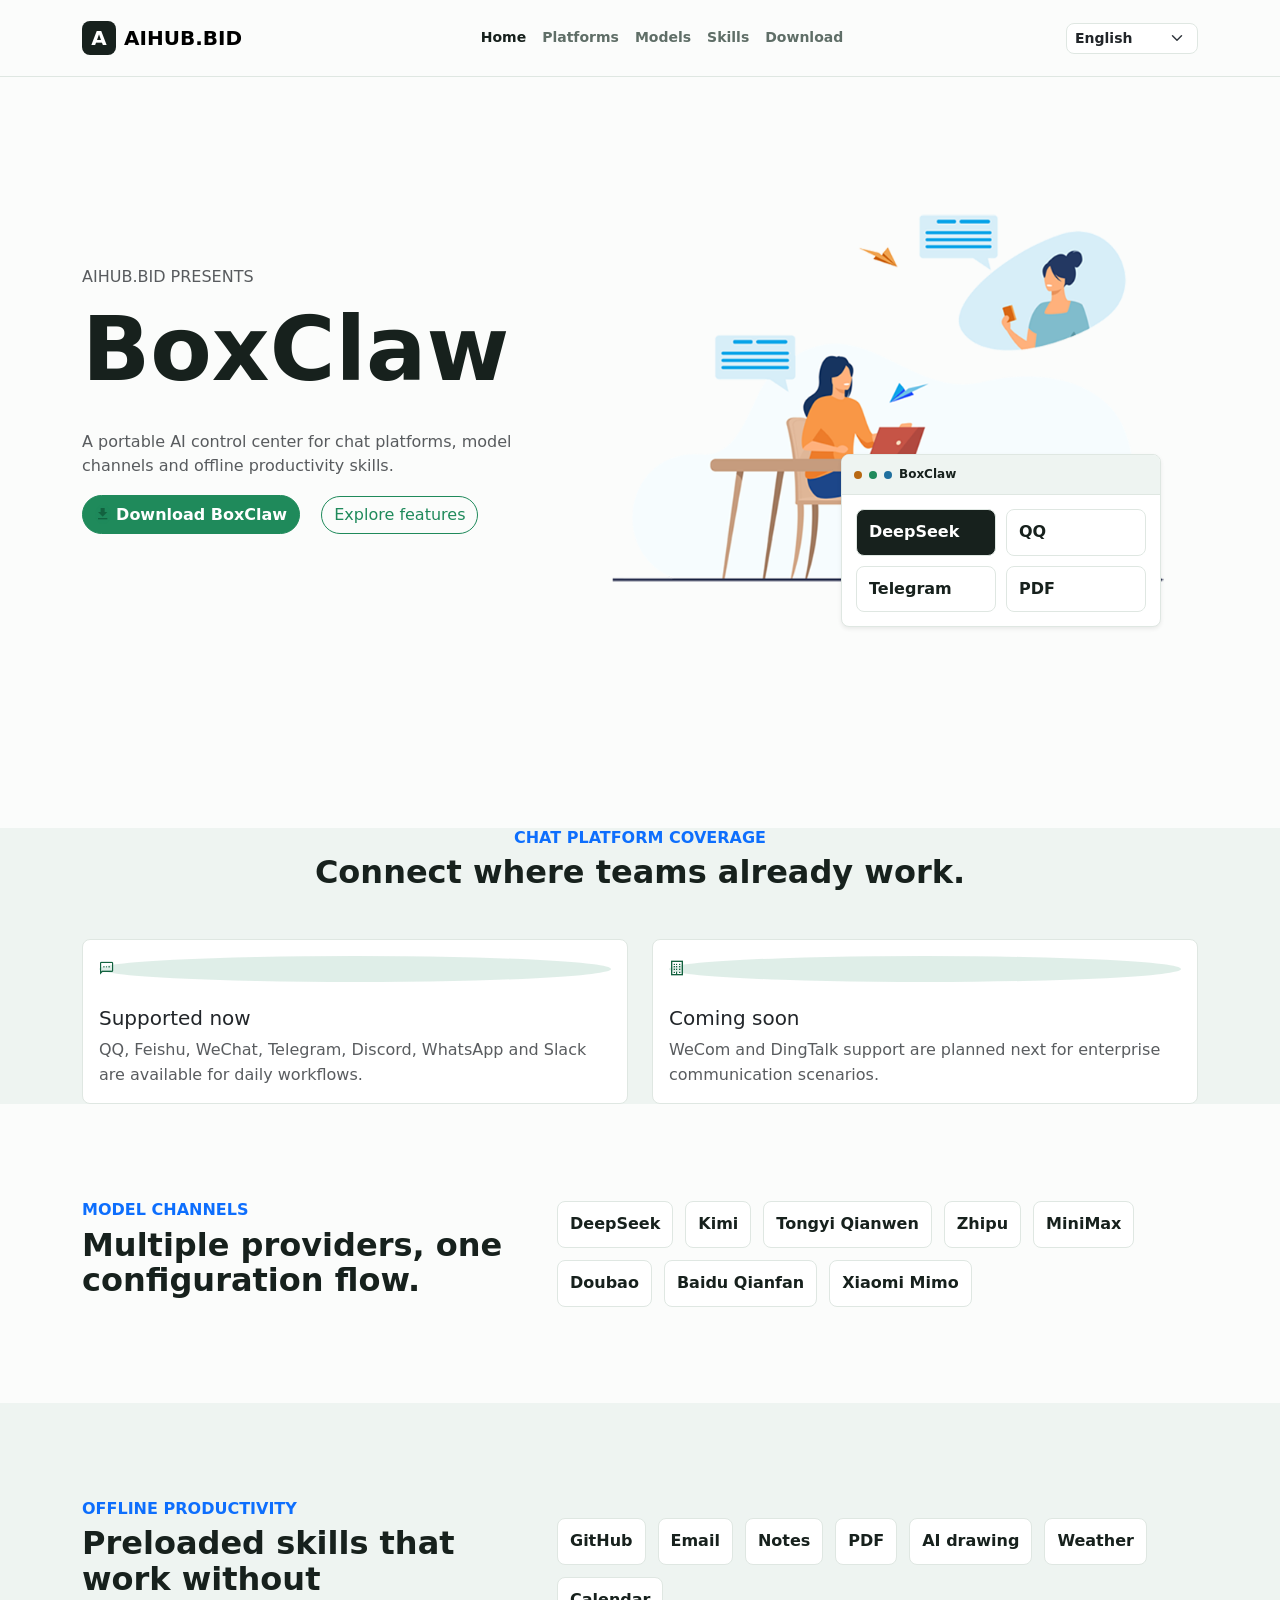
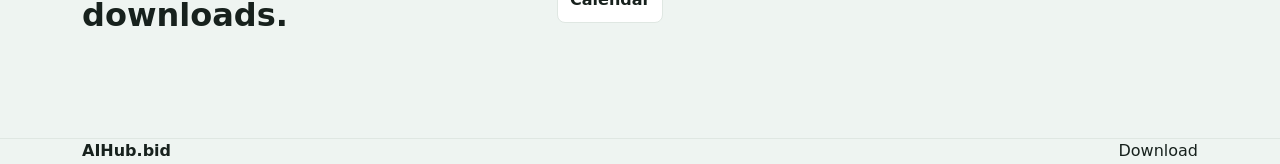
<file: index.html>
<!doctype html>
<html lang="en">
<head>
  <meta charset="utf-8">
  <meta name="viewport" content="width=device-width, initial-scale=1">
  <meta http-equiv="Content-Security-Policy" content="default-src 'self'; connect-src 'self'; img-src 'self' data:; style-src 'self'; script-src 'self' 'unsafe-inline' https://static.cloudflareinsights.com; object-src 'none'; base-uri 'self'; form-action 'none'; upgrade-insecure-requests">
  <meta name="description" content="AIHub.bid BoxClaw is a portable AI control center for chat platforms, model channels and offline productivity skills.">
  <title>AIHub.bid - BoxClaw</title>
  <link rel="shortcut icon" href="images/favicon.ico">
  <link rel="stylesheet" href="css/bootstrap.min.css" type="text/css">
  <link rel="stylesheet" href="css/materialdesignicons.min.css" type="text/css">
  <link rel="stylesheet" href="css/aihub.css" type="text/css">
</head>
<body data-page="home">
  <nav class="navbar navbar-expand-lg fixed-top navbar-white navbar-custom sticky" id="navbar">
    <div class="container">
      <a class="navbar-brand text-uppercase fw-bold d-flex align-items-center gap-2" href="index.html" aria-label="AIHub.bid">
        <span class="brand-mark" aria-hidden="true">A</span>
        <span>AIHub.bid</span>
      </a>
      <button class="navbar-toggler" type="button" data-bs-toggle="collapse" data-bs-target="#navbarCollapse"
        aria-controls="navbarCollapse" aria-expanded="false" aria-label="Toggle navigation">
        <span class="mdi mdi-menu"></span>
      </button>
      <div class="collapse navbar-collapse" id="navbarCollapse">
        <ul class="navbar-nav mx-auto" id="navbar-navlist">
          <li class="nav-item"><a class="nav-link active" href="#home" data-i18n="nav.home">Home</a></li>
          <li class="nav-item"><a class="nav-link" href="#platforms" data-i18n="nav.platforms">Platforms</a></li>
          <li class="nav-item"><a class="nav-link" href="#models" data-i18n="nav.models">Models</a></li>
          <li class="nav-item"><a class="nav-link" href="#skills" data-i18n="nav.skills">Skills</a></li>
          <li class="nav-item"><a class="nav-link" href="download.html" data-i18n="nav.download">Download</a></li>
        </ul>
        <div class="d-flex align-items-center gap-3">
          <select id="language-select" class="form-select form-select-sm language-select" aria-label="Language">
            <option value="en">English</option>
            <option value="zh-CN">简体中文</option>
            <option value="ja">日本語</option>
            <option value="ko">한국어</option>
            <option value="hi-IN">हिन्दी</option>
          </select>
        </div>
      </div>
    </div>
  </nav>

  <main>
    <section class="section home aihub-hero" id="home">
      <div class="container">
        <div class="row align-items-center gx-4 gy-5">
          <div class="col-lg-5">
            <div class="home-heading">
              <h6 class="text-uppercase text-muted" data-i18n="home.eyebrow">AIHub.bid presents</h6>
              <h1 class="lh-sm" data-i18n="home.title">BoxClaw</h1>
              <p class="text-muted fs-18 mt-4" data-i18n="home.lede">A portable AI control center for chat platforms, model channels and offline productivity skills.</p>
            </div>
            <div class="home-btn d-grid d-sm-block gap-3">
              <a class="btn btn-primary rounded-pill me-sm-3" href="download.html">
                <span class="avatar-xs"><span class="avatar-title rounded-circle btn-icon"><i class="mdi mdi-download"></i></span></span>
                <strong data-i18n="home.download">Download BoxClaw</strong>
              </a>
              <a class="btn btn-outline-primary rounded-pill" href="#platforms" data-i18n="home.explore">Explore features</a>
            </div>
          </div>
          <div class="col-lg-7">
            <div class="scaffold-visual ms-lg-4">
              <img class="img-fluid scaffold-hero-img" src="images/home.png" alt="BoxClaw chat workflow illustration">
              <div class="control-preview shadow-sm">
                <div class="preview-topbar"><span></span><span></span><span></span><strong>BoxClaw</strong></div>
                <div class="preview-body">
                  <div class="preview-pill active">DeepSeek</div>
                  <div class="preview-pill">QQ</div>
                  <div class="preview-pill">Telegram</div>
                  <div class="preview-pill">PDF</div>
                </div>
              </div>
            </div>
          </div>
        </div>
      </div>
    </section>

    <section class="section features features-bg" id="platforms">
      <div class="container">
        <div class="row justify-content-center">
          <div class="col-lg-8">
            <div class="text-center mb-5">
              <h6 class="text-uppercase text-primary fw-semibold" data-i18n="home.platformsEyebrow">Chat platform coverage</h6>
              <h2 class="heading" data-i18n="home.platformsTitle">Connect where teams already work.</h2>
            </div>
          </div>
        </div>
        <div class="row g-4">
          <div class="col-lg-6">
            <div class="card features-card aihub-card h-100">
              <div class="card-body text-start">
                <div class="avatar-md mb-4"><div class="avatar-title bg-primary rounded-circle"><i class="mdi mdi-message-processing-outline"></i></div></div>
                <h5 data-i18n="home.platformsReadyTitle">Supported now</h5>
                <p class="text-muted mb-0" data-i18n="home.platformsReadyText">QQ, Feishu, WeChat, Telegram, Discord, WhatsApp and Slack are available for daily workflows.</p>
              </div>
            </div>
          </div>
          <div class="col-lg-6">
            <div class="card features-card aihub-card h-100">
              <div class="card-body text-start">
                <div class="avatar-md mb-4"><div class="avatar-title bg-primary rounded-circle"><i class="mdi mdi-office-building-outline"></i></div></div>
                <h5 data-i18n="home.platformsSoonTitle">Coming soon</h5>
                <p class="text-muted mb-0" data-i18n="home.platformsSoonText">WeCom and DingTalk support are planned next for enterprise communication scenarios.</p>
              </div>
            </div>
          </div>
        </div>
      </div>
    </section>

    <section class="section" id="models">
      <div class="container">
        <div class="row align-items-center gx-4 gy-5">
          <div class="col-lg-5">
            <h6 class="text-uppercase text-primary fw-semibold" data-i18n="home.modelsEyebrow">Model channels</h6>
            <h2 class="heading" data-i18n="home.modelsTitle">Multiple providers, one configuration flow.</h2>
          </div>
          <div class="col-lg-7">
            <div class="tag-cloud" aria-label="AI model providers">
              <span>DeepSeek</span><span>Kimi</span><span data-i18n="provider.qwen">Tongyi Qianwen</span><span data-i18n="provider.zhipu">Zhipu</span>
              <span>MiniMax</span><span data-i18n="provider.doubao">Doubao</span><span data-i18n="provider.qianfan">Baidu Qianfan</span><span>Xiaomi Mimo</span>
            </div>
          </div>
        </div>
      </div>
    </section>

    <section class="section features-bg" id="skills">
      <div class="container">
        <div class="row align-items-center gx-4 gy-5">
          <div class="col-lg-5">
            <h6 class="text-uppercase text-primary fw-semibold" data-i18n="home.skillsEyebrow">Offline productivity</h6>
            <h2 class="heading" data-i18n="home.skillsTitle">Preloaded skills that work without downloads.</h2>
          </div>
          <div class="col-lg-7">
            <div class="tag-cloud" aria-label="Preloaded skills">
              <span>GitHub</span><span data-i18n="skill.email">Email</span><span data-i18n="skill.notes">Notes</span><span>PDF</span>
              <span data-i18n="skill.drawing">AI drawing</span><span data-i18n="skill.weather">Weather</span><span data-i18n="skill.calendar">Calendar</span>
            </div>
          </div>
        </div>
      </div>
    </section>
  </main>

  <footer class="section bg-footer">
    <div class="container d-flex flex-column flex-md-row justify-content-between gap-3">
      <strong>AIHub.bid</strong>
      <a href="download.html" data-i18n="nav.download">Download</a>
    </div>
  </footer>

  <button onclick="topFunction()" id="back-to-top" aria-label="Back to top"><i class="mdi mdi-arrow-up"></i></button>
  <script src="js/bootstrap.bundle.min.js"></script>
  <script src="js/aihub-site.js?v=2026071901"></script>
</body>
</html>
</file>
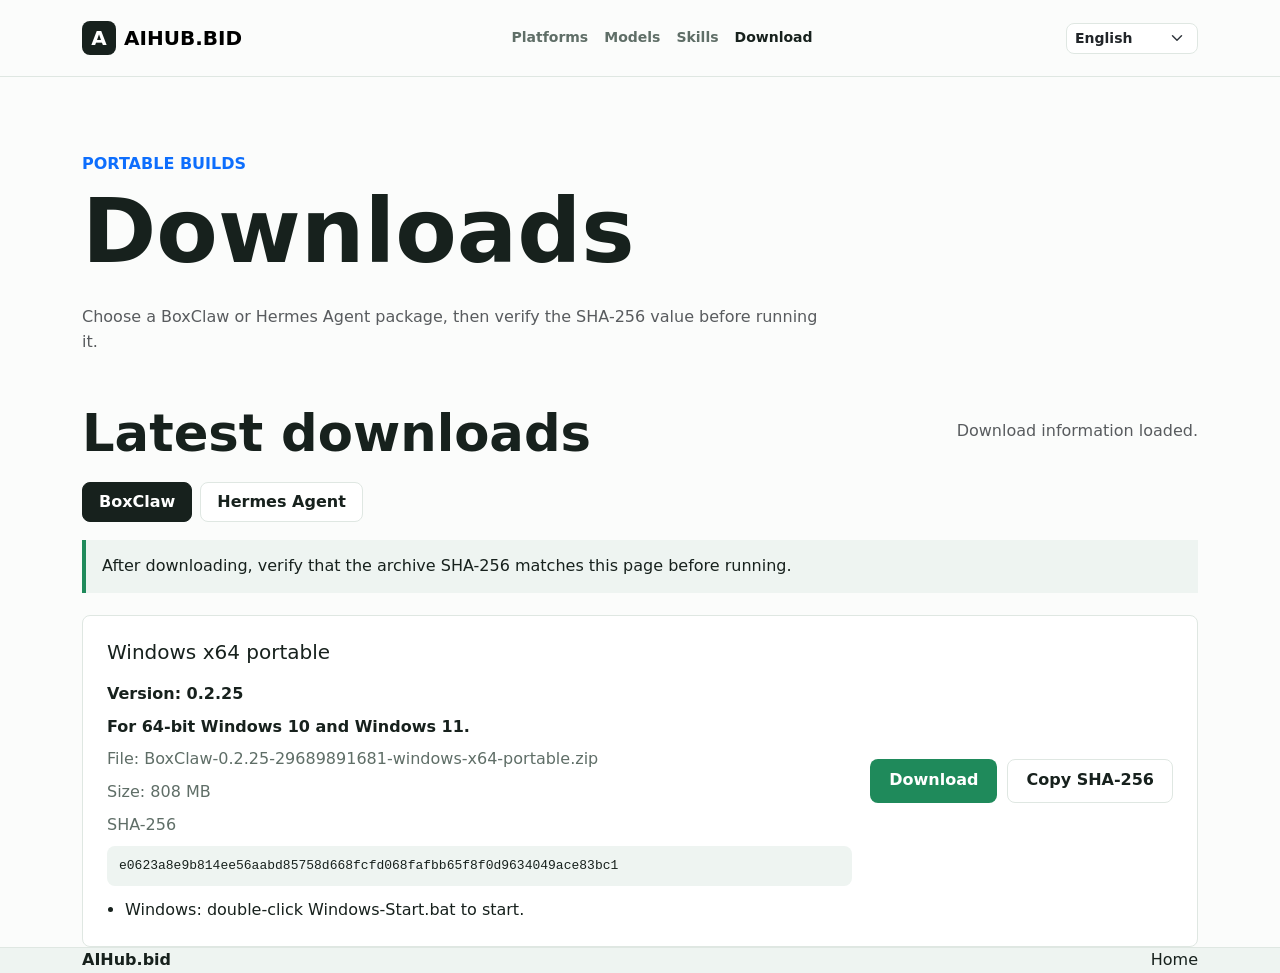
<file: download.html>
<!doctype html>
<html lang="en">
<head>
  <meta charset="utf-8">
  <meta name="viewport" content="width=device-width, initial-scale=1">
  <meta http-equiv="Content-Security-Policy" content="default-src 'self'; connect-src 'self' https://dl.aihub.bid https://api-dl.aihub.bid https://challenges.cloudflare.com; img-src 'self' data:; style-src 'self'; script-src 'self' 'unsafe-inline' https://challenges.cloudflare.com https://static.cloudflareinsights.com; frame-src https://challenges.cloudflare.com; object-src 'none'; base-uri 'self'; form-action 'none'; upgrade-insecure-requests">
  <meta name="description" content="Download BoxClaw and Hermes Agent packages, then verify release SHA-256 checksums.">
  <title>Downloads - AIHub.bid</title>
  <link rel="shortcut icon" href="images/favicon.ico">
  <link rel="stylesheet" href="css/bootstrap.min.css" type="text/css">
  <link rel="stylesheet" href="css/materialdesignicons.min.css" type="text/css">
  <link rel="stylesheet" href="css/aihub.css" type="text/css">
</head>
<body data-page="download">
  <nav class="navbar navbar-expand-lg fixed-top navbar-white navbar-custom sticky" id="navbar">
    <div class="container">
      <a class="navbar-brand text-uppercase fw-bold d-flex align-items-center gap-2" href="index.html" aria-label="AIHub.bid">
        <span class="brand-mark" aria-hidden="true">A</span>
        <span>AIHub.bid</span>
      </a>
      <button class="navbar-toggler" type="button" data-bs-toggle="collapse" data-bs-target="#navbarCollapse"
        aria-controls="navbarCollapse" aria-expanded="false" aria-label="Toggle navigation">
        <span class="mdi mdi-menu"></span>
      </button>
      <div class="collapse navbar-collapse" id="navbarCollapse">
        <ul class="navbar-nav mx-auto" id="navbar-navlist">
          <li class="nav-item"><a class="nav-link" href="index.html#platforms" data-i18n="nav.platforms">Platforms</a></li>
          <li class="nav-item"><a class="nav-link" href="index.html#models" data-i18n="nav.models">Models</a></li>
          <li class="nav-item"><a class="nav-link" href="index.html#skills" data-i18n="nav.skills">Skills</a></li>
          <li class="nav-item"><a class="nav-link active" href="download.html" data-i18n="nav.download">Download</a></li>
        </ul>
        <div class="d-flex align-items-center gap-3">
          <select id="language-select" class="form-select form-select-sm language-select" aria-label="Language">
            <option value="en">English</option>
            <option value="zh-CN">简体中文</option>
            <option value="ja">日本語</option>
            <option value="ko">한국어</option>
            <option value="hi-IN">हिन्दी</option>
          </select>
        </div>
      </div>
    </div>
  </nav>

  <main>
    <section class="section download-hero">
      <div class="container">
        <div class="row align-items-end g-4">
          <div class="col-lg-8">
            <h6 class="text-uppercase text-primary fw-semibold" data-i18n="download.eyebrow">Portable builds</h6>
            <h1 data-i18n="download.title">Download BoxClaw</h1>
            <p class="text-muted fs-18 mt-4" data-i18n="download.lede">Choose the portable package for your platform, then verify the SHA-256 value before running it.</p>
          </div>
        </div>
      </div>
    </section>

    <section class="section pt-0" aria-labelledby="download-list-title">
      <div class="container">
        <div class="download-toolbar">
          <h2 id="download-list-title" class="heading" data-i18n="download.listTitle">Latest downloads</h2>
          <p id="download-metadata" class="text-muted" data-i18n="download.loading">Loading download information...</p>
        </div>
        <div id="download-tabs" class="download-tabs" aria-label="Download products"></div>
        <div class="download-safety" aria-label="Download safety notes">
          <p data-i18n="download.verify">After downloading, verify that the archive SHA-256 matches this page before running.</p>
        </div>
        <div id="download-list" class="download-list" aria-live="polite"></div>
      </div>
    </section>
  </main>

  <footer class="section bg-footer">
    <div class="container d-flex flex-column flex-md-row justify-content-between gap-3">
      <strong>AIHub.bid</strong>
      <a href="index.html" data-i18n="download.backHome">Home</a>
    </div>
  </footer>

  <div id="download-token-modal" class="download-modal" hidden aria-hidden="true" role="dialog" aria-modal="true" aria-labelledby="download-token-title">
    <div class="download-modal-panel">
      <div class="download-modal-head">
        <div>
          <h2 id="download-token-title" data-i18n="download.tokenTitle">Download token</h2>
          <p id="download-token-file"></p>
        </div>
        <button id="download-token-cancel" class="modal-close" type="button" aria-label="Close">×</button>
      </div>
      <p class="download-modal-copy" data-i18n="download.tokenPrompt">Enter the download token for this product.</p>
      <label class="download-token-label" for="download-token-input" data-i18n="download.tokenLabel">Token</label>
      <input id="download-token-input" class="download-token-input" type="password" autocomplete="off" spellcheck="false" data-i18n-placeholder="download.tokenPlaceholder" placeholder="Paste download token">
      <div id="turnstile-container" class="turnstile-container"></div>
      <p id="download-token-status" class="download-token-status" aria-live="polite"></p>
      <div class="download-modal-actions">
        <button id="download-token-cancel-secondary" class="copy-button" type="button" data-i18n="download.tokenCancel">Cancel</button>
        <button id="download-token-confirm" class="download-button" type="button" data-i18n="download.tokenConfirm">Confirm</button>
      </div>
    </div>
  </div>

  <button id="back-to-top" aria-label="Back to top"><i class="mdi mdi-arrow-up"></i></button>
  <script src="js/bootstrap.bundle.min.js"></script>
  <script src="https://challenges.cloudflare.com/turnstile/v0/api.js?render=explicit" async defer></script>
  <script src="js/aihub-site.js?v=2026071901"></script>
</body>
</html>
</file>
<file: css/aihub.css>
:root {
  color-scheme: light;
  --ink: #17211d;
  --muted: #5f6e67;
  --line: #dfe7e2;
  --paper: #fbfcfb;
  --soft: #eef4f1;
  --panel: #ffffff;
  --green: #1f8a5b;
  --green-deep: #12623f;
  --blue: #1f6f9e;
  --amber: #b86812;
  --shadow: 0 18px 50px rgba(23, 33, 29, 0.12);
  font-family: Inter, ui-sans-serif, system-ui, -apple-system, BlinkMacSystemFont, "Segoe UI", sans-serif;
}

.navbar-custom {
  min-height: 72px;
  padding: 16px 0;
  background: rgba(251, 252, 251, 0.96);
  border-bottom: 1px solid var(--line);
  backdrop-filter: blur(14px);
}

.navbar-custom .nav-link {
  color: var(--muted);
  font-size: 14px;
  font-weight: 800;
}

.navbar-custom .nav-link:hover,
.navbar-custom .nav-link.active {
  color: var(--ink);
}

.nav-sticky {
  box-shadow: 0 8px 28px rgba(23, 33, 29, 0.08);
}

.language-select {
  min-width: 132px;
  border-color: var(--line);
  border-radius: 8px;
  font-weight: 800;
}

.btn-primary {
  background: var(--green);
  border-color: var(--green);
}

.btn-primary:hover,
.btn-primary:focus {
  background: var(--green-deep);
  border-color: var(--green-deep);
}

.btn-outline-primary {
  color: var(--green);
  border-color: var(--green);
}

.btn-outline-primary:hover,
.btn-outline-primary:focus {
  background: var(--green);
  border-color: var(--green);
}

.aihub-hero {
  min-height: calc(100vh - 72px);
  padding-top: clamp(120px, 12vw, 168px);
}

.aihub-hero .home-heading h1,
.download-hero h1 {
  color: var(--ink);
  font-size: clamp(52px, 7vw, 96px);
  font-weight: 900;
  letter-spacing: 0;
}

.scaffold-visual {
  position: relative;
}

.scaffold-hero-img {
  display: block;
  max-height: 520px;
  margin-inline: auto;
  object-fit: contain;
}

.control-preview {
  position: absolute;
  right: 6%;
  bottom: 4%;
  width: min(320px, 72%);
  overflow: hidden;
  border: 1px solid var(--line);
  border-radius: 8px;
  background: #ffffff;
}

.preview-topbar {
  display: flex;
  align-items: center;
  gap: 7px;
  padding: 10px 12px;
  background: var(--soft);
  border-bottom: 1px solid var(--line);
  font-size: 12px;
  font-weight: 900;
}

.preview-topbar span {
  width: 8px;
  height: 8px;
  border-radius: 50%;
  background: var(--amber);
}

.preview-topbar span:nth-child(2) {
  background: var(--green);
}

.preview-topbar span:nth-child(3) {
  background: var(--blue);
}

.preview-body {
  display: grid;
  grid-template-columns: repeat(2, minmax(0, 1fr));
  gap: 10px;
  padding: 14px;
}

.preview-pill,
.tag-cloud span {
  border: 1px solid var(--line);
  border-radius: 8px;
  background: #ffffff;
  padding: 10px 12px;
  color: var(--ink);
  font-weight: 900;
}

.preview-pill.active {
  background: var(--ink);
  color: #ffffff;
}

.features-bg {
  background-color: var(--soft);
}

.aihub-card {
  border: 1px solid var(--line);
  border-radius: 8px;
  background: #ffffff;
}

.avatar-title {
  background: rgba(31, 138, 91, 0.14) !important;
  color: var(--green-deep);
}

.tag-cloud {
  display: flex;
  flex-wrap: wrap;
  gap: 12px;
}

.download-hero {
  padding-top: clamp(120px, 12vw, 168px);
  padding-bottom: 36px;
}

.download-toolbar {
  display: flex;
  align-items: end;
  justify-content: space-between;
  gap: 20px;
  padding-bottom: 22px;
}

.download-safety {
  display: grid;
  gap: 8px;
  margin: 0 0 22px;
  border-left: 4px solid var(--green);
  background: var(--soft);
  padding: 14px 16px;
  color: var(--ink);
}

.download-safety p {
  margin: 0;
  line-height: 1.55;
}

.download-tabs {
  display: flex;
  flex-wrap: wrap;
  gap: 8px;
  margin: 0 0 18px;
}

.download-tab {
  min-height: 40px;
  border: 1px solid var(--line);
  border-radius: 8px;
  background: #ffffff;
  color: var(--ink);
  padding: 0 16px;
  font-weight: 900;
}

.download-tab[aria-selected="true"] {
  border-color: var(--ink);
  background: var(--ink);
  color: #ffffff;
}

.download-list {
  display: grid;
  gap: 16px;
}

.download-item {
  display: grid;
  grid-template-columns: minmax(0, 1fr) auto;
  gap: 18px;
  align-items: center;
  border: 1px solid var(--line);
  border-radius: 8px;
  background: #ffffff;
  padding: 24px;
}

.download-meta {
  display: grid;
  gap: 8px;
  min-width: 0;
}

.checksum {
  display: block;
  max-width: 100%;
  overflow-wrap: anywhere;
  border-radius: 8px;
  background: var(--soft);
  padding: 10px 12px;
  color: var(--ink);
  font-family: ui-monospace, SFMono-Regular, Menlo, Monaco, Consolas, monospace;
  font-size: 13px;
}

.download-usage {
  display: grid;
  gap: 6px;
  padding-left: 18px;
  margin: 4px 0 0;
  color: var(--ink);
}

.download-usage li {
  line-height: 1.5;
}

.download-actions {
  display: flex;
  flex-wrap: wrap;
  gap: 10px;
  justify-content: flex-end;
}

.download-button,
.copy-button {
  display: inline-flex;
  align-items: center;
  justify-content: center;
  min-height: 44px;
  border-radius: 8px;
  border: 1px solid transparent;
  padding: 0 18px;
  font-weight: 900;
}

.download-button {
  background: var(--green);
  color: #ffffff;
}

.copy-button {
  background: #ffffff;
  border-color: var(--line);
  color: var(--ink);
}

.download-button:disabled,
.copy-button:disabled {
  opacity: 0.58;
  cursor: not-allowed;
}

.download-modal[hidden] {
  display: none;
}

.download-modal {
  position: fixed;
  inset: 0;
  z-index: 1040;
  display: grid;
  place-items: center;
  padding: 20px;
  background: rgba(23, 33, 29, 0.46);
}

.download-modal-panel {
  width: min(100%, 460px);
  border: 1px solid var(--line);
  border-radius: 8px;
  background: #ffffff;
  padding: 22px;
  box-shadow: var(--shadow);
}

.download-modal-head {
  display: flex;
  align-items: start;
  justify-content: space-between;
  gap: 16px;
}

.download-modal-head h2 {
  margin: 0;
  font-size: 24px;
  font-weight: 900;
}

.download-modal-head p,
.download-modal-copy {
  margin: 8px 0 0;
  color: var(--muted);
  overflow-wrap: anywhere;
}

.modal-close {
  width: 34px;
  height: 34px;
  border: 1px solid var(--line);
  border-radius: 8px;
  background: #ffffff;
  color: var(--ink);
  font-size: 22px;
  line-height: 1;
}

.download-token-label {
  display: block;
  margin: 18px 0 8px;
  font-weight: 900;
}

.download-token-input {
  width: 100%;
  min-height: 44px;
  border: 1px solid var(--line);
  border-radius: 8px;
  padding: 0 12px;
  color: var(--ink);
}

.turnstile-container {
  min-height: 1px;
}

.download-token-status {
  min-height: 24px;
  margin: 12px 0 0;
  color: var(--muted);
  overflow-wrap: anywhere;
}

.download-token-status[data-kind="error"] {
  color: #b42318;
}

.download-token-status[data-kind="success"] {
  color: var(--green-deep);
}

.download-modal-actions {
  display: flex;
  justify-content: flex-end;
  gap: 10px;
  margin-top: 18px;
}

.bg-footer {
  border-top: 1px solid var(--line);
  background: var(--soft);
}

#back-to-top {
  width: 40px;
  height: 40px;
  position: fixed;
  right: 24px;
  bottom: 24px;
  z-index: 10;
  display: none;
  border: 0;
  border-radius: 50%;
  background: var(--ink);
  color: #ffffff;
}

@media (max-width: 991px) {
  .navbar-custom .navbar-collapse {
    padding-top: 12px;
  }

  .aihub-hero,
  .download-hero {
    padding-top: 138px;
  }

  .control-preview {
    position: relative;
    right: auto;
    bottom: auto;
    width: 100%;
    margin-top: 18px;
  }
}

@media (max-width: 860px) {
  .download-toolbar,
  .download-item {
    display: grid;
    grid-template-columns: 1fr;
  }

  .download-actions {
    justify-content: stretch;
  }

  .download-actions a,
  .download-actions button {
    width: 100%;
  }
}

* {
  box-sizing: border-box;
}

html {
  scroll-behavior: smooth;
}

body {
  margin: 0;
  background: var(--paper);
  color: var(--ink);
  line-height: 1.55;
}

a {
  color: inherit;
  text-decoration: none;
}

.site-header {
  position: sticky;
  top: 0;
  z-index: 20;
  display: flex;
  align-items: center;
  gap: 24px;
  min-height: 72px;
  padding: 14px clamp(18px, 4vw, 64px);
  background: rgba(251, 252, 251, 0.94);
  border-bottom: 1px solid var(--line);
  backdrop-filter: blur(14px);
}

.brand {
  display: inline-flex;
  align-items: center;
  gap: 10px;
  font-weight: 800;
  white-space: nowrap;
}

.brand-mark {
  display: grid;
  place-items: center;
  width: 34px;
  height: 34px;
  border-radius: 8px;
  background: var(--ink);
  color: #ffffff;
}

.nav-links {
  display: flex;
  align-items: center;
  gap: 22px;
  margin-left: auto;
  color: var(--muted);
  font-size: 14px;
  font-weight: 700;
}

.nav-links a:hover,
.nav-links a[aria-current="page"] {
  color: var(--ink);
}

.language-label select {
  height: 38px;
  border: 1px solid var(--line);
  border-radius: 8px;
  background: #ffffff;
  color: var(--ink);
  font: inherit;
  font-size: 14px;
  font-weight: 700;
  padding: 0 12px;
}

.hero {
  display: grid;
  grid-template-columns: minmax(0, 1fr) minmax(340px, 0.92fr);
  gap: clamp(28px, 5vw, 72px);
  min-height: calc(100vh - 72px);
  padding: clamp(54px, 9vw, 110px) clamp(18px, 6vw, 84px) clamp(38px, 6vw, 76px);
  align-items: center;
}

.hero h1,
.page-head h1 {
  margin: 0;
  font-size: clamp(48px, 7vw, 104px);
  line-height: 0.94;
  letter-spacing: 0;
}

.hero-lede,
.page-head p {
  max-width: 650px;
  margin: 22px 0 0;
  color: var(--muted);
  font-size: clamp(18px, 2vw, 23px);
}

.eyebrow {
  margin: 0 0 14px;
  color: var(--green-deep);
  font-size: 13px;
  font-weight: 900;
  letter-spacing: 0.08em;
  text-transform: uppercase;
}

.hero-actions {
  display: flex;
  flex-wrap: wrap;
  gap: 12px;
  margin-top: 32px;
}

.primary-action,
.secondary-action,
.download-button,
.copy-button {
  display: inline-flex;
  align-items: center;
  justify-content: center;
  min-height: 44px;
  border-radius: 8px;
  border: 1px solid transparent;
  padding: 0 18px;
  font-weight: 800;
  cursor: pointer;
}

.primary-action,
.download-button {
  background: var(--green);
  color: #ffffff;
}

.secondary-action,
.copy-button {
  background: #ffffff;
  border-color: var(--line);
  color: var(--ink);
}

.download-button[aria-disabled="true"] {
  opacity: 0.62;
  pointer-events: none;
}

.product-visual {
  position: relative;
  min-height: 430px;
  display: grid;
  place-items: center;
}

.visual-window {
  width: min(100%, 560px);
  border: 1px solid rgba(23, 33, 29, 0.12);
  border-radius: 8px;
  overflow: hidden;
  background: #ffffff;
  box-shadow: var(--shadow);
}

.visual-topbar {
  display: flex;
  align-items: center;
  gap: 8px;
  padding: 13px 16px;
  background: var(--soft);
  border-bottom: 1px solid var(--line);
}

.visual-topbar span {
  width: 10px;
  height: 10px;
  border-radius: 50%;
  background: var(--amber);
}

.visual-topbar span:nth-child(2) {
  background: var(--green);
}

.visual-topbar span:nth-child(3) {
  background: var(--blue);
}

.visual-topbar strong {
  margin-left: 8px;
  font-size: 13px;
}

.visual-body {
  display: grid;
  grid-template-columns: 120px 1fr;
  min-height: 320px;
}

.visual-rail {
  display: grid;
  align-content: start;
  gap: 10px;
  padding: 18px;
  border-right: 1px solid var(--line);
  background: #f7faf8;
}

.visual-rail span,
.visual-grid span,
.skill-strip span,
.provider-list li {
  border: 1px solid var(--line);
  border-radius: 8px;
  background: #ffffff;
  padding: 10px 12px;
  font-weight: 800;
}

.visual-rail .active {
  background: var(--ink);
  color: #ffffff;
}

.visual-panel {
  padding: 22px;
}

.visual-status {
  display: flex;
  justify-content: space-between;
  gap: 14px;
  border: 1px solid var(--line);
  border-radius: 8px;
  padding: 16px;
}

.visual-status small {
  color: var(--green-deep);
  font-weight: 900;
}

.visual-lines {
  display: grid;
  gap: 12px;
  margin: 22px 0;
}

.visual-lines span {
  display: block;
  height: 12px;
  border-radius: 999px;
  background: var(--soft);
}

.visual-lines span:nth-child(2) {
  width: 78%;
}

.visual-lines span:nth-child(3) {
  width: 58%;
}

.visual-grid {
  display: grid;
  grid-template-columns: repeat(2, minmax(0, 1fr));
  gap: 10px;
}

.band {
  padding: clamp(54px, 8vw, 96px) clamp(18px, 6vw, 84px);
  border-top: 1px solid var(--line);
}

.split-band {
  display: grid;
  grid-template-columns: minmax(0, 0.8fr) minmax(320px, 1fr);
  gap: clamp(26px, 5vw, 70px);
  align-items: start;
}

.section-heading h2,
.download-toolbar h2 {
  max-width: 760px;
  margin: 0;
  font-size: clamp(30px, 4vw, 56px);
  line-height: 1.04;
  letter-spacing: 0;
}

.feature-grid {
  display: grid;
  grid-template-columns: repeat(2, minmax(0, 1fr));
  gap: 18px;
  margin-top: 32px;
}

.feature-item,
.download-item {
  border: 1px solid var(--line);
  border-radius: 8px;
  background: #ffffff;
  padding: 24px;
}

.feature-item h3,
.download-item h3 {
  margin: 0 0 10px;
  font-size: 20px;
}

.feature-item p,
.download-item p,
.metadata-note {
  margin: 0;
  color: var(--muted);
}

.download-item .platform-note {
  color: var(--ink);
  font-weight: 700;
}

.provider-list,
.skill-strip {
  display: flex;
  flex-wrap: wrap;
  gap: 12px;
  padding: 0;
  margin: 0;
  list-style: none;
}

.skill-strip {
  margin-top: 32px;
}

.page-head {
  padding: clamp(54px, 8vw, 92px) clamp(18px, 6vw, 84px) 36px;
}

.download-section {
  padding: 0 clamp(18px, 6vw, 84px) clamp(58px, 9vw, 110px);
}

.download-toolbar {
  display: flex;
  align-items: end;
  justify-content: space-between;
  gap: 20px;
  padding-bottom: 22px;
}

.download-list {
  display: grid;
  gap: 16px;
}

.download-item {
  display: grid;
  grid-template-columns: minmax(0, 1fr) auto;
  gap: 18px;
  align-items: center;
}

.download-meta {
  display: grid;
  gap: 8px;
  min-width: 0;
}

.checksum {
  display: block;
  max-width: 100%;
  overflow-wrap: anywhere;
  border-radius: 8px;
  background: var(--soft);
  padding: 10px 12px;
  color: var(--ink);
  font-family: ui-monospace, SFMono-Regular, Menlo, Monaco, Consolas, monospace;
  font-size: 13px;
}

.download-actions {
  display: flex;
  flex-wrap: wrap;
  gap: 10px;
  justify-content: flex-end;
}

.site-footer {
  display: flex;
  justify-content: space-between;
  gap: 16px;
  padding: 28px clamp(18px, 6vw, 84px);
  border-top: 1px solid var(--line);
  color: var(--muted);
  font-weight: 700;
}

.sr-only {
  position: absolute;
  width: 1px;
  height: 1px;
  padding: 0;
  margin: -1px;
  overflow: hidden;
  clip: rect(0, 0, 0, 0);
  white-space: nowrap;
  border: 0;
}

@media (max-width: 860px) {
  .site-header {
    flex-wrap: wrap;
    gap: 12px;
  }

  .nav-links {
    order: 3;
    width: 100%;
    overflow-x: auto;
    margin-left: 0;
    padding-bottom: 2px;
  }

  .hero,
  .split-band {
    grid-template-columns: 1fr;
  }

  .hero {
    min-height: auto;
  }

  .feature-grid,
  .download-item {
    grid-template-columns: 1fr;
  }

  .download-toolbar {
    display: grid;
  }

  .download-actions {
    justify-content: stretch;
  }

  .download-actions a,
  .download-actions button {
    width: 100%;
  }
}

@media (max-width: 520px) {
  .visual-body {
    grid-template-columns: 1fr;
  }

  .visual-rail {
    grid-template-columns: repeat(3, 1fr);
    border-right: 0;
    border-bottom: 1px solid var(--line);
  }

  .visual-grid {
    grid-template-columns: 1fr;
  }
}

/* Scaffold adaptation overrides: keep the Bootstrap template structure while removing demo-only visual noise. */
.heading {
  text-transform: none;
  font-weight: 900;
  line-height: 1.12;
}

.heading::before {
  display: none;
}

.aihub-hero .home-heading h1,
.download-hero h1 {
  line-height: 1.12;
  overflow-wrap: anywhere;
}

.features .features-card {
  text-align: left;
}

.features .features-card .avatar-md {
  margin: 0 0 1.5rem;
}

main .section {
  overflow: hidden;
}

#models,
#skills {
  padding-top: 96px;
  padding-bottom: 96px;
}

:lang(hi-IN) .aihub-hero .home-heading h1,
:lang(hi-IN) .download-hero h1,
:lang(hi-IN) .heading {
  line-height: 1.24;
}

@media (max-width: 991px) {
  .aihub-hero .home-heading h1,
  .download-hero h1 {
    font-size: clamp(44px, 12vw, 64px);
  }

  .section {
    padding-top: 64px;
    padding-bottom: 64px;
  }
}

@media (max-width: 520px) {
  .aihub-hero .home-heading h1,
  .download-hero h1 {
    font-size: clamp(42px, 12vw, 56px);
  }

  .download-hero h1 {
    max-width: 10ch;
  }

  .heading {
    font-size: 28px;
  }

  .home-btn .btn {
    width: 100%;
  }
}
</file>
